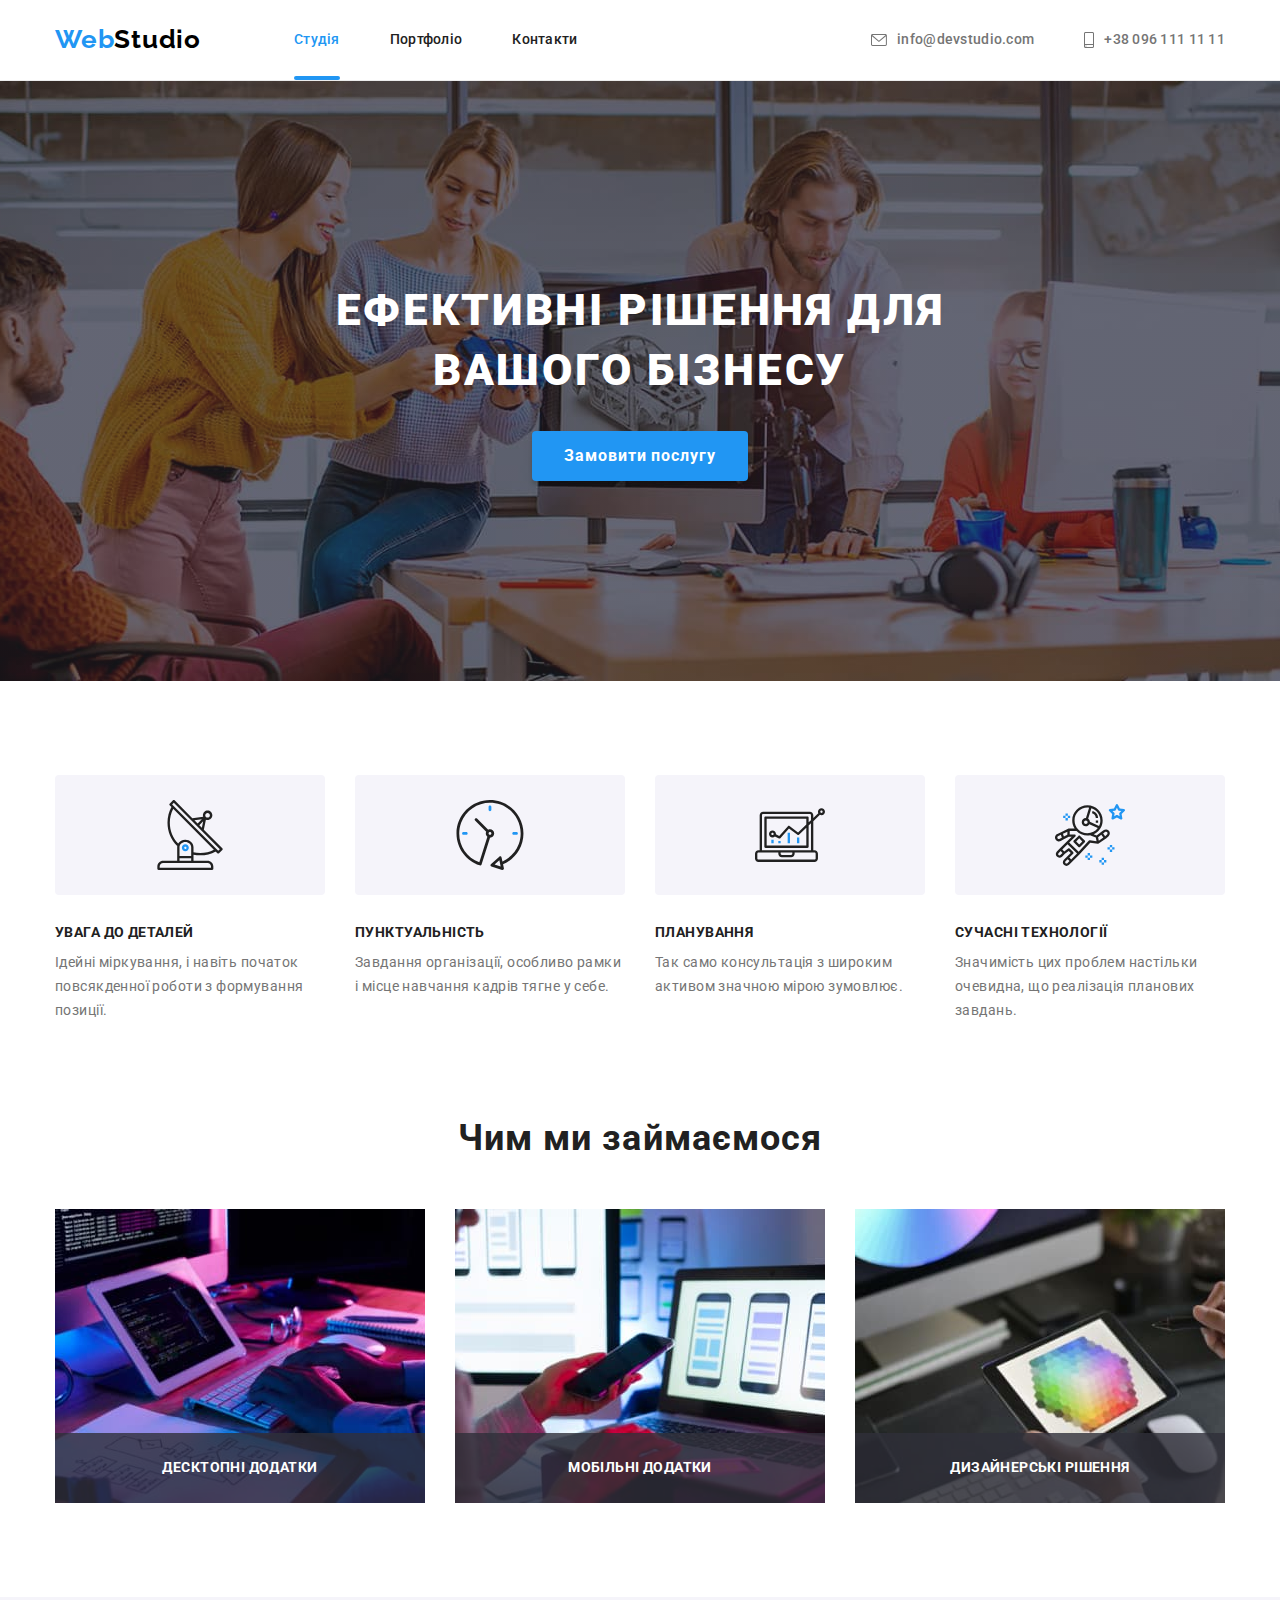
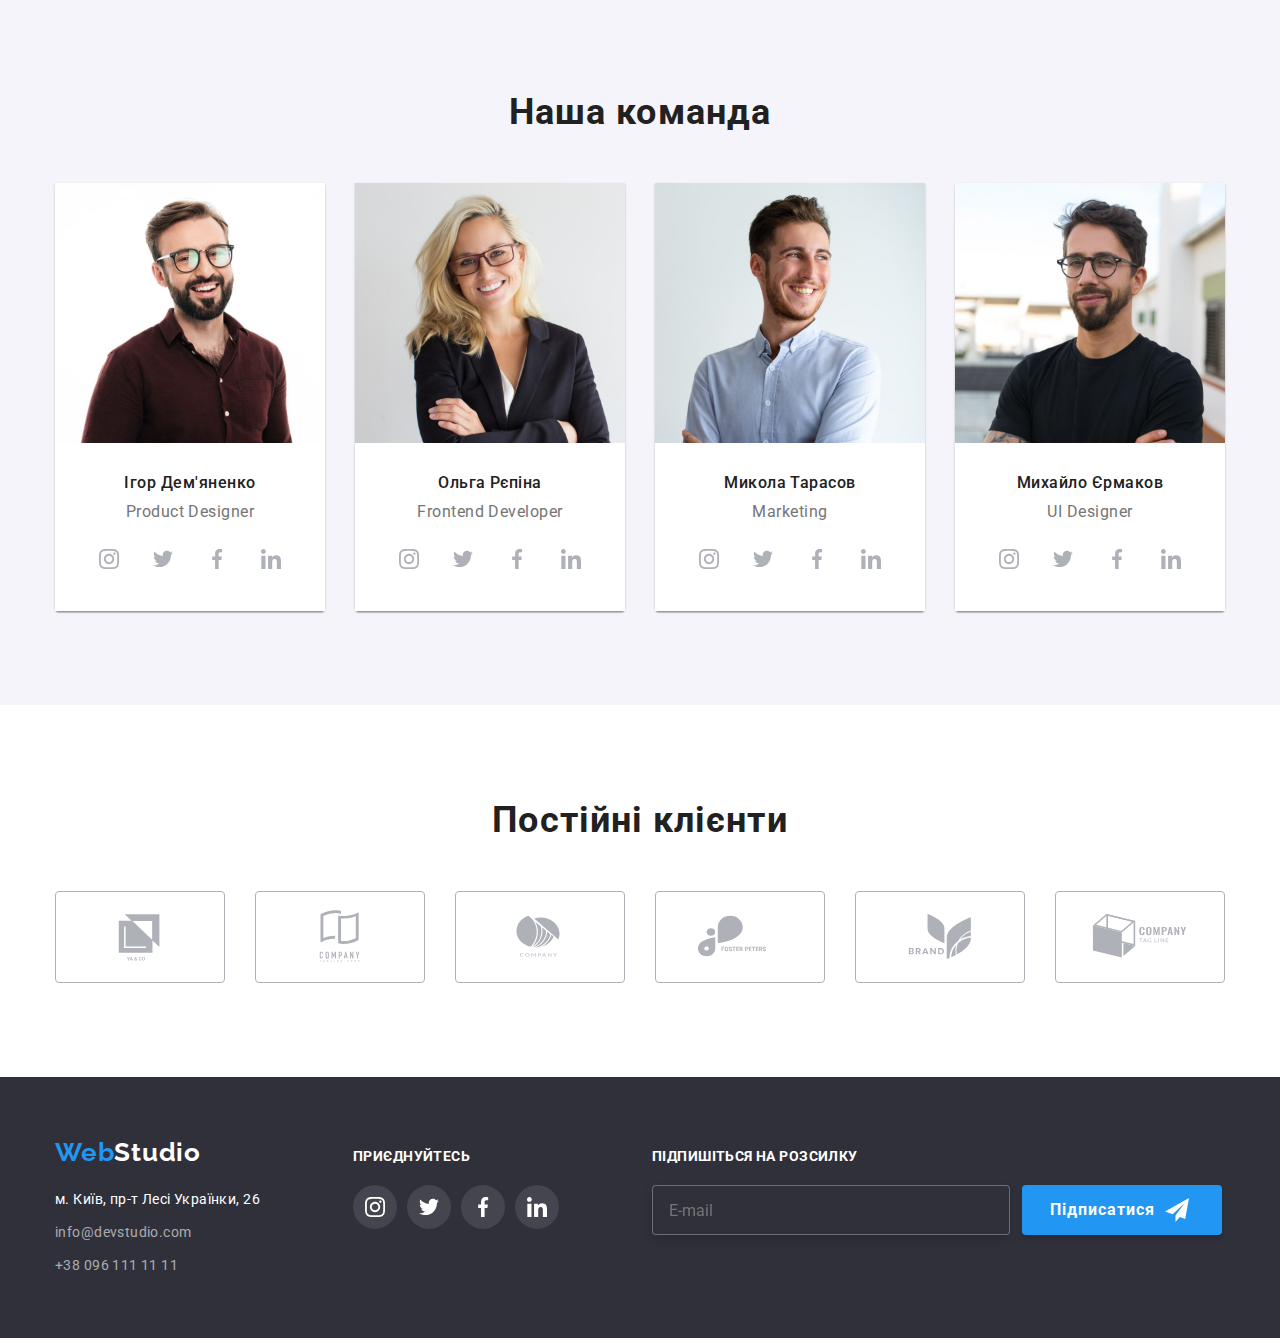
<file: index.html>
<!DOCTYPE html>
<html lang="uk">
  <head>
    <meta charset="UTF-8" />
    <meta http-equiv="X-UA-Compatible" content="IE=edge" />
    <meta name="viewport" content="width=device-width, initial-scale=1.0" />
    <title>Document</title>
    <link rel="preconnect" href="https://fonts.googleapis.com" />
    <link rel="preconnect" href="https://fonts.gstatic.com" crossorigin />
    <link
      href="https://fonts.googleapis.com/css2?family=Raleway:wght@700&family=Roboto:wght@400;500;700;900&display=swap"
      rel="stylesheet"
    />
    <link
      rel="stylesheet"
      href="https://cdnjs.cloudflare.com/ajax/libs/modern-normalize/1.0.0/modern-normalize.min.css"
    />
    <link rel="stylesheet" href="./css/main.min.css" />
  </head>

  <body>
    <!--===== Верхня лінія ===== -->
    <header class="header">
      <div class="container header__container">
        <nav class="header__nav">
          <a href="./index.html" class="logo header__logo" lang="en"
            ><span class="logo__blue">Web</span>Studio</a
          >

          <ul class="menu-nav">
            <li class="menu-nav__item">
              <a href="./index.html" class="link menu-nav__link current">Студія</a>
            </li>
            <li class="menu-nav__item">
              <a href="./portfolio.html" class="link menu-nav__link">Портфоліо</a>
            </li>
            <li class="menu-nav__item">
              <a href="./" class="link menu-nav__link">Контакти</a>
            </li>
          </ul>
        </nav>
        <ul class="contacts">
          <li class="contacts__item">
            <a href="mailto:info@devstudio.com" class="link contacts__link">
              <svg class="contacts__icon" width="16px" height="12px">
                <use href="./images/icons.svg#envelope"></use>
              </svg>
              info@devstudio.com</a
            >
          </li>
          <li class="contacts__item">
            <a href="tel:+380961111111" class="link contacts__link">
              <svg class="contacts__icon" width="10px" height="16px">
                <use href="./images/icons.svg#smartphone"></use></svg
              >+38 096 111 11 11</a
            >
          </li>
        </ul>
      </div>
    </header>

    <main>
      <!-- Герой -->
      <section class="section hero">
        <div class="container hero__container">
          <h1 class="hero__title">Ефективні рішення для вашого бізнесу</h1>
          <button class="main-button" type="button" data-modal-open>Замовити послугу</button>
        </div>
      </section>
      <!--===== Особливості ====== -->
      <section class="section features">
        <div class="container">
          <h2 class="visually-hidden">Особливості</h2>
          <ul class="features__list">
            <li class="features__item">
              <div class="features__icon-container">
                <svg class="features__icon" width="70px" height="70px">
                  <use href="./images/icons.svg#antenna"></use>
                </svg>
              </div>
              <h3 class="features__title">УВАГА ДО ДЕТАЛЕЙ</h3>
              <p class="features__post">
                Ідейні міркування, і навіть початок повсякденної роботи з формування позиції.
              </p>
            </li>

            <li class="features__item">
              <div class="features__icon-container">
                <svg class="features__icon" width="70" height="70">
                  <use href="./images/icons.svg#clock"></use>
                </svg>
              </div>
              <h3 class="features__title">ПУНКТУАЛЬНІСТЬ</h3>
              <p class="features__post">
                Завдання організації, особливо рамки і місце навчання кадрів тягне у себе.
              </p>
            </li>

            <li class="features__item">
              <div class="features__icon-container">
                <svg class="features__icon" width="70" height="70">
                  <use href="./images/icons.svg#diagram"></use>
                </svg>
              </div>
              <h3 class="features__title">ПЛАНУВАННЯ</h3>
              <p class="features__post">
                Так само консультація з широким активом значною мірою зумовлює.
              </p>
            </li>

            <li class="features__item">
              <div class="features__icon-container">
                <svg class="features__icon" width="70" height="70">
                  <use href="./images/icons.svg#astronaut"></use>
                </svg>
              </div>
              <h3 class="features__title">СУЧАСНІ ТЕХНОЛОГІЇ</h3>
              <p class="features__post">
                Значимість цих проблем настільки очевидна, що реалізація планових завдань.
              </p>
            </li>
          </ul>
        </div>
      </section>

      <!-- Чим ми займаємося -->

      <section class="section works">
        <div class="container">
          <h2 class="main-title">Чим ми займаємося</h2>
          <ul class="works__list">
            <li class="works__item">
              <img
                src="./images/img1.jpg"
                alt="зображення рук програміста крупним планом, який працює на робочому столі в офісі"
                width="370"
                height="294"
              />
              <div class="works__label">
                <p class="works__text">Десктопні додатки</p>
              </div>
            </li>
            <li class="works__item">
              <img
                src="./images/img2.jpg"
                alt="дизайнер веб-інтерфейсу розробляє програми для смартфонів"
                width="370"
                height="294"
              />
              <div class="works__label">
                <p class="works__text">Мобільні додатки</p>
              </div>
            </li>
            <li class="works__item">
              <img
                src="./images/img3.jpg"
                alt="веб-дизайнер на робочому графічнимому планшеті обирає колір"
                width="370"
                height="294"
              />
              <div class="works__label">
                <p class="works__text">Дизайнерські рішення</p>
              </div>
            </li>
          </ul>
        </div>
      </section>

      <!-- Наша команда -->
      <section class="section team">
        <div class="container">
          <h2 class="main-title">Наша команда</h2>
          <ul class="team__list">
            <li class="team__item">
              <img
                class="team__img"
                src="./images/img4.jpg"
                alt="Фото Ігора Дем'яненка"
                width="270"
                height="260"
              />
              <div class="team__container-info">
                <h3 class="team__title">Ігор Дем'яненко</h3>
                <p class="team__post" lang="en">Product Designer</p>
                <ul class="social__list">
                  <li class="social__item">
                    <a class="social__link" href="#">
                      <svg class="social__icon" width="20" height="20">
                        <use href="./images/icons.svg#instagram"></use>
                      </svg>
                    </a>
                  </li>
                  <li class="social__item">
                    <a class="social__link" href="#">
                      <svg class="social__icon" width="20" height="20">
                        <use href="./images/icons.svg#twitter"></use>
                      </svg>
                    </a>
                  </li>
                  <li class="social__item">
                    <a class="social__link" href="#">
                      <svg class="social__icon" width="20" height="20">
                        <use href="./images/icons.svg#facebook"></use>
                      </svg>
                    </a>
                  </li>
                  <li class="social__item">
                    <a class="social__link" href="#">
                      <svg class="social__icon" width="20" height="20">
                        <use href="./images/icons.svg#linkedin"></use>
                      </svg>
                    </a>
                  </li>
                </ul>
              </div>
            </li>

            <li class="team__item">
              <img
                class="team__img"
                src="./images/img5.jpg"
                alt="Фото Ольги Рєпіної"
                width="270"
                height="260"
              />
              <div class="team__container-info">
                <h3 class="team__title">Ольга Рєпіна</h3>
                <p class="team__post" lang="en">Frontend Developer</p>
                <ul class="social__list">
                  <li class="social__item">
                    <a class="social__link" href="#">
                      <svg class="social__icon" width="20" height="20">
                        <use href="./images/icons.svg#instagram"></use>
                      </svg>
                    </a>
                  </li>
                  <li class="social__item">
                    <a class="social__link" href="#">
                      <svg class="social__icon" width="20" height="20">
                        <use href="./images/icons.svg#twitter"></use>
                      </svg>
                    </a>
                  </li>
                  <li class="social__item">
                    <a class="social__link" href="#">
                      <svg class="social__icon" width="20" height="20">
                        <use href="./images/icons.svg#facebook"></use>
                      </svg>
                    </a>
                  </li>
                  <li class="social__item">
                    <a class="social__link" href="#">
                      <svg class="social__icon" width="20" height="20">
                        <use href="./images/icons.svg#linkedin"></use>
                      </svg>
                    </a>
                  </li>
                </ul>
              </div>
            </li>

            <li class="team__item">
              <img
                class="team__img"
                src="./images/img6.jpg"
                alt="Фото Миколи Тарасова"
                width="270"
                height="260"
              />
              <div class="team__container-info">
                <h3 class="team__title">Микола Тарасов</h3>
                <p class="team__post" lang="en">Marketing</p>
                <ul class="social__list">
                  <li class="social__item">
                    <a class="social__link" href="#">
                      <svg class="social__icon" width="20" height="20">
                        <use href="./images/icons.svg#instagram"></use>
                      </svg>
                    </a>
                  </li>
                  <li class="social__item">
                    <a class="social__link" href="#">
                      <svg class="social__icon" width="20" height="20">
                        <use href="./images/icons.svg#twitter"></use>
                      </svg>
                    </a>
                  </li>
                  <li class="social__item">
                    <a class="social__link" href="#">
                      <svg class="social__icon" width="20" height="20">
                        <use href="./images/icons.svg#facebook"></use>
                      </svg>
                    </a>
                  </li>
                  <li class="social__item">
                    <a class="social__link" href="#">
                      <svg class="social__icon" width="20" height="20">
                        <use href="./images/icons.svg#linkedin"></use>
                      </svg>
                    </a>
                  </li>
                </ul>
              </div>
            </li>

            <li class="team__item">
              <img
                class="team__img"
                src="./images/img7.jpg"
                alt="Фото Михайла Єрмакова"
                width="270"
                height="260"
              />
              <div class="team__container-info">
                <h3 class="team__title">Михайло Єрмаков</h3>
                <p class="team__post" lang="en">UI Designer</p>
                <ul class="social__list">
                  <li class="social__item">
                    <a class="social__link" href="#">
                      <svg class="social__icon" width="20" height="20">
                        <use href="./images/icons.svg#instagram"></use>
                      </svg>
                    </a>
                  </li>
                  <li class="social__item">
                    <a class="social__link" href="#">
                      <svg class="social__icon" width="20" height="20">
                        <use href="./images/icons.svg#twitter"></use>
                      </svg>
                    </a>
                  </li>
                  <li class="social__item">
                    <a class="social__link" href="#">
                      <svg class="social__icon" width="20" height="20">
                        <use href="./images/icons.svg#facebook"></use>
                      </svg>
                    </a>
                  </li>
                  <li class="social__item">
                    <a class="social__link" href="#">
                      <svg class="social__icon" width="20" height="20">
                        <use href="./images/icons.svg#linkedin"></use>
                      </svg>
                    </a>
                  </li>
                </ul>
              </div>
            </li>
          </ul>
        </div>
      </section>
      <!-- === Клієнти === -->
      <section class="section clients">
        <div class="container">
          <h2 class="main-title">Постійні клієнти</h2>
          <ul class="clients__list">
            <li class="clients__item">
              <a class="clients__link" href="#"
                ><svg class="clients__icon" width="106" height="60">
                  <use href="./images/icons.svg#clients-1"></use>
                </svg>
              </a>
            </li>
            <li class="clients__item">
              <a class="clients__link" href="#"
                ><svg class="clients__icon" width="106" height="60">
                  <use href="./images/icons.svg#clients-2"></use></svg
              ></a>
            </li>
            <li class="clients__item">
              <a class="clients__link" href="#"
                ><svg class="clients__icon" width="106" height="60">
                  <use href="./images/icons.svg#clients-3"></use></svg
              ></a>
            </li>
            <li class="clients__item">
              <a class="clients__link" href="#"
                ><svg class="clients__icon" width="106" height="60">
                  <use href="./images/icons.svg#clients-4"></use></svg
              ></a>
            </li>
            <li class="clients__item">
              <a class="clients__link" href="#"
                ><svg class="clients__icon" width="106" height="60">
                  <use href="./images/icons.svg#clients-5"></use></svg
              ></a>
            </li>
            <li class="clients__item">
              <a class="clients__link" href="#"
                ><svg class="clients__icon" width="106" height="60">
                  <use href="./images/icons.svg#clients-6"></use></svg
              ></a>
            </li>
          </ul>
        </div>
      </section>
    </main>

    <!-- Футер -->
    <footer class="footer">
      <div class="container footer__container">
        <div class="footer__address-container">
          <a href="./index.html" class="logo" lang="en"
            ><span class="logo__blue">Web</span>Studio</a
          >
          <address class="address">
            <ul class="address__list">
              <li class="address__item">
                <a
                  href="https://goo.gl/maps/6CgAFwVwDC26auBPA"
                  target="_blank"
                  class="link address__link-map"
                  rel="noopener noreferrer"
                  >м. Київ, пр-т Лесі Українки, 26</a
                >
              </li>
              <li class="address__item">
                <a href="mailto:info@devstudio.com" class="link address__link"
                  >info@devstudio.com</a
                >
              </li>
              <li class="address__item">
                <a href="tel:+380961111111" class="link address__link">+38 096 111 11 11</a>
              </li>
            </ul>
          </address>
        </div>
        <div class="footer__social-container">
          <h3 class="footer__title">Приєднуйтесь</h3>
          <ul class="social__list">
            <li class="social__item">
              <a class="social__link" href="#">
                <svg class="social__icon" width="20" height="20">
                  <use href="./images/icons.svg#instagram"></use>
                </svg>
              </a>
            </li>
            <li class="social__item">
              <a class="social__link" href="#">
                <svg class="social__icon" width="20" height="20">
                  <use href="./images/icons.svg#twitter"></use>
                </svg>
              </a>
            </li>
            <li class="social__item">
              <a class="social__link" href="#">
                <svg class="social__icon" width="20" height="20">
                  <use href="./images/icons.svg#facebook"></use>
                </svg>
              </a>
            </li>
            <li class="social__item">
              <a class="social__link" href="#">
                <svg class="social__icon" width="20" height="20">
                  <use href="./images/icons.svg#linkedin"></use>
                </svg>
              </a>
            </li>
          </ul>
        </div>

        <div class="subscribe">
          <h3 class="footer__title">Підпишіться на розсилку</h3>
          <form class="subscribe__input-form" name="signup_form">
            <input
              class="subscribe__email-input"
              type="email"
              name="email"
              placeholder="E-mail"
              required
            />

            <button class="main-button" type="submit">
              Підписатися<svg class="main-button__icon" width="24" height="24">
                <use href="./images/icons.svg#send"></use>
              </svg>
            </button>
          </form>
        </div>
      </div>
    </footer>

    <!-- ===== backdrop ===== -->
    <div class="backdrop is-hidden" data-modal>
      <div class="modal">
        <button type="button" class="modal-close-button" data-modal-close>
          <svg class="modal-close-button__icon" width="18" height="18">
            <use href="./images/icons.svg#close"></use>
          </svg>
        </button>
        <p class="modal__title">Залиште свої дані, ми вам передзвонимо</p>

        <form class="modal-form">
          <div class="modal-form__input-container">
            <label class="modal-form__label" for="name">Ім'я</label>
            <input class="modal-form__input" id="name" type="text" name="user_name" autofocus />
            <svg class="modal-form__input-svg" width="18" height="18">
              <use href="./images/icons.svg#person-black"></use>
            </svg>
          </div>

          <div class="modal-form__input-container">
            <label class="modal-form__label" for="phone">Телефон</label>
            <input
              class="modal-form__input"
              id="phone"
              type="tel"
              name="user_phone"
              pattern="[0-9]{3}-[0-9]{3}-[0-9]{2}-[0-9]{2}"
              title="xxx-xxx-xx-xx"
            />
            <svg class="modal-form__input-svg" width="18" height="18">
              <use href="./images/icons.svg#phone-black"></use>
            </svg>
          </div>

          <div class="modal-form__input-container">
            <label class="modal-form__label" for="email">Пошта</label>
            <input class="modal-form__input" id="email" type="email" name="user_email" />
            <svg class="modal-form__input-svg" width="18" height="18">
              <use href="./images/icons.svg#email-black"></use>
            </svg>
          </div>

          <label class="modal-form__label" for="feedback">Коментар</label>
          <textarea
            class="modal-form__textarea"
            id="feedback"
            name="user_feedback"
            placeholder="Введіть текст"
          ></textarea>

          <label class="modal-form__checkbox-wrapper">
            <input
              class="modal-form__input-checkbox visually-hidden"
              type="checkbox"
              name="user_policy"
              required
            />
            <svg class="modal-form__checkbox-svg" width="18" height="18">
              <use class="checkbox-svg-icon" href="./images/icons.svg#vector"></use>
            </svg>
            Погоджуюся з розсилкою та приймаю<a
              class="modal-form__checkbox-link"
              href="#"
              target="_blank"
              rel="noopener noreferrer"
              >Умови договору</a
            >
          </label>

          <button class="main-button" type="submit">Відправити</button>
        </form>
      </div>
    </div>
    <script src="./js/modal.js"></script>
  </body>
</html>
</file>
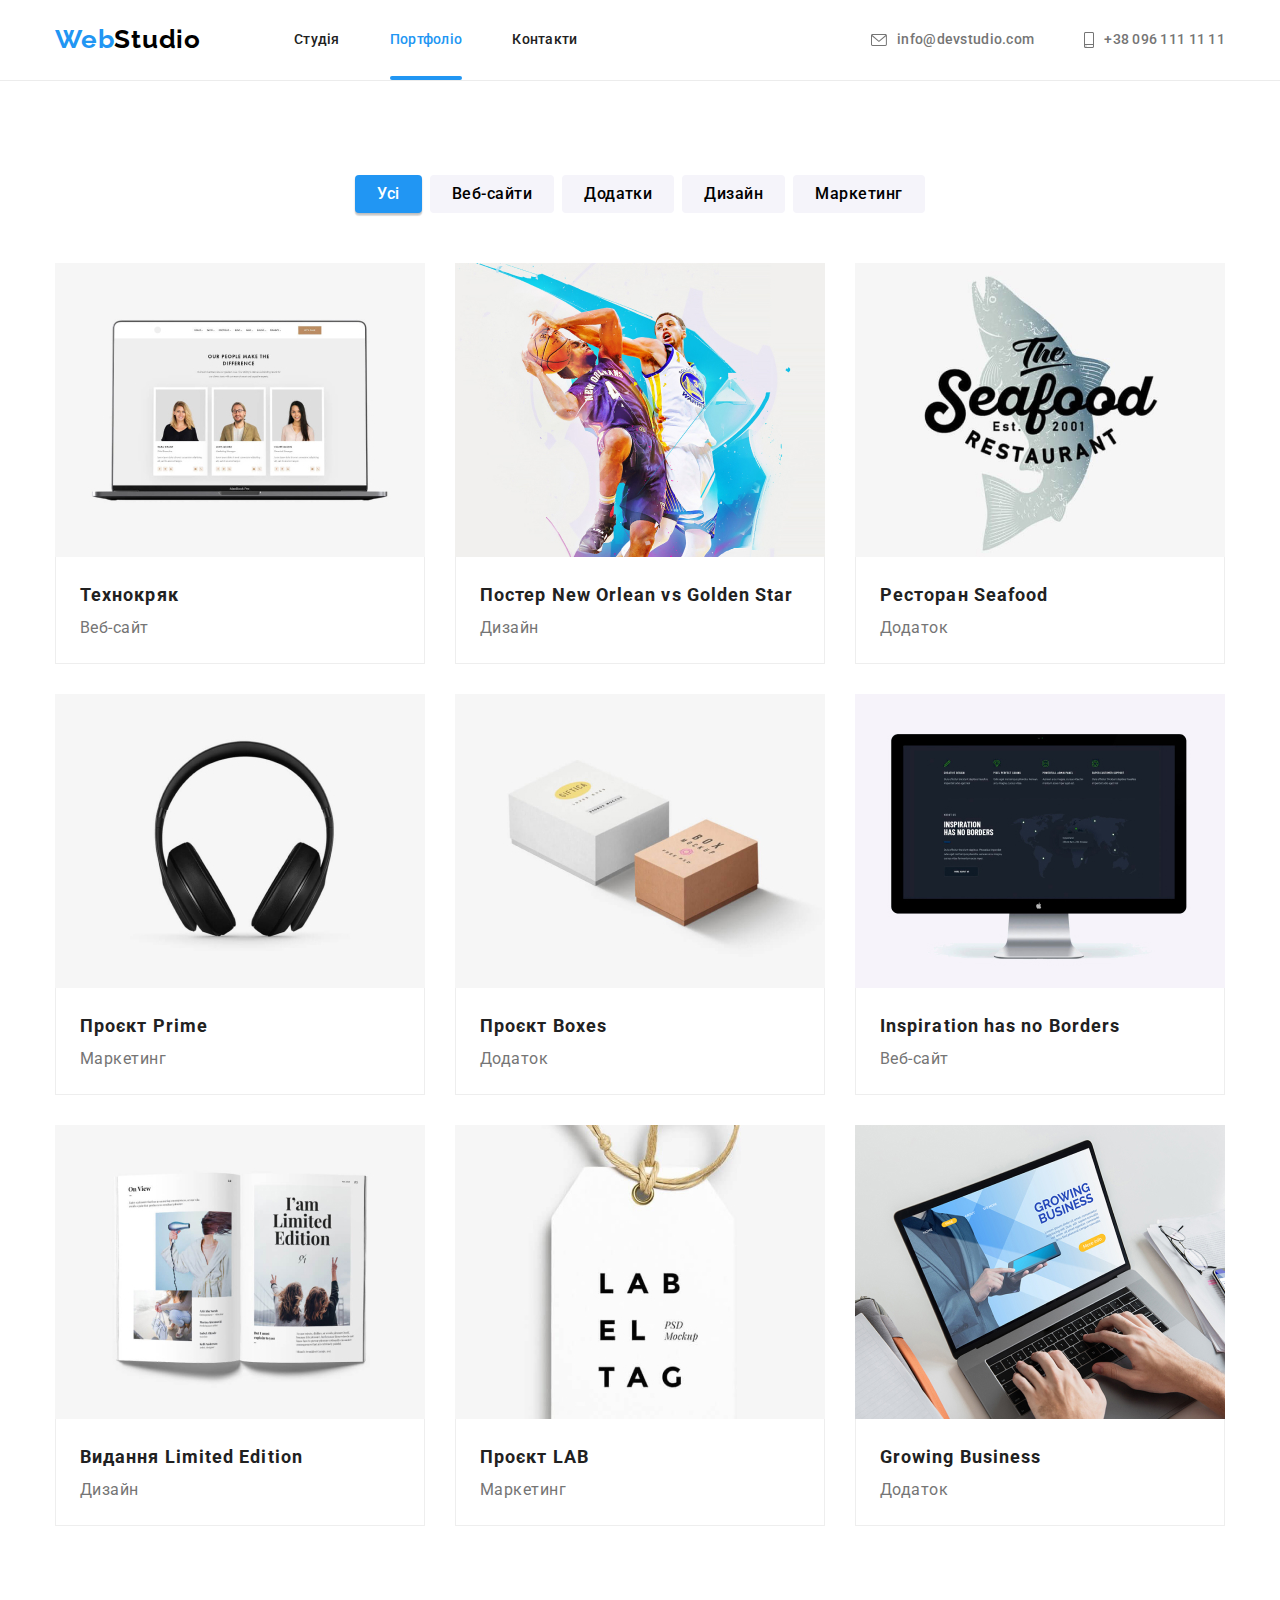
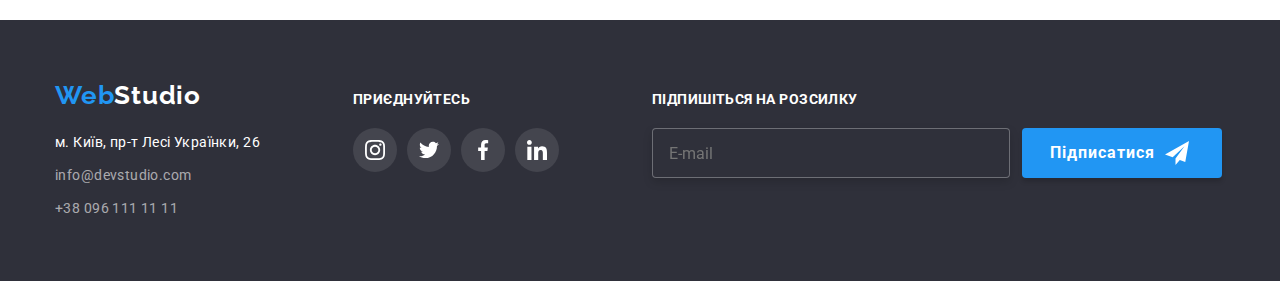
<file: portfolio.html>
<!DOCTYPE html>
<html lang="uk">
  <head>
    <meta charset="UTF-8" />
    <meta http-equiv="X-UA-Compatible" content="IE=edge" />
    <meta name="viewport" content="width=device-width, initial-scale=1.0" />
    <title>Document</title>
    <link rel="preconnect" href="https://fonts.googleapis.com" />
    <link rel="preconnect" href="https://fonts.gstatic.com" crossorigin />
    <link
      href="https://fonts.googleapis.com/css2?family=Raleway:wght@700&family=Roboto:wght@400;500;700;900&display=swap"
      rel="stylesheet"
    />
    <link
      rel="stylesheet"
      href="https://cdnjs.cloudflare.com/ajax/libs/modern-normalize/1.0.0/modern-normalize.min.css"
    />
    <link rel="stylesheet" href="./css/main.min.css" />
  </head>

  <body>
    <!-- Верхня лінія -->
    <header class="header">
      <div class="container header__container">
        <nav class="header__nav">
          <a href="./index.html" class="logo header__logo" lang="en"
            ><span class="logo__blue">Web</span>Studio</a
          >

          <ul class="menu-nav">
            <li class="menu-nav__item">
              <a href="./index.html" class="link menu-nav__link">Студія</a>
            </li>
            <li class="menu-nav__item">
              <a href="./portfolio.html" class="link menu-nav__link current">Портфоліо</a>
            </li>
            <li class="menu-nav__item">
              <a href="./" class="link menu-nav__link">Контакти</a>
            </li>
          </ul>
        </nav>
        <ul class="contacts">
          <li class="contacts__item">
            <a href="mailto:info@devstudio.com" class="link contacts__link">
              <svg class="contacts__icon" width="16px" height="12px">
                <use href="./images/icons.svg#envelope"></use>
              </svg>
              info@devstudio.com</a
            >
          </li>
          <li class="contacts__item">
            <a href="tel:+380961111111" class="link contacts__link">
              <svg class="contacts__icon" width="10px" height="16px">
                <use href="./images/icons.svg#smartphone"></use></svg
              >+38 096 111 11 11</a
            >
          </li>
        </ul>
      </div>
    </header>

    <!-- Портфоліо -->
    <main>
      <h1 class="visually-hidden">Портфоліо</h1>
      <!-- Фільтри -->
      <section class="section projects">
        <div class="container projects__container">
          <h2 class="visually-hidden">Проєкти</h2>
          <ul class="filters__list">
            <li class="filters__item">
              <button class="filters__button filters__button-blue" type="button">Усі</button>
            </li>
            <li class="filters__item">
              <button class="filters__button" type="button">Веб-сайти</button>
            </li>
            <li class="filters__item">
              <button class="filters__button" type="button">Додатки</button>
            </li>
            <li class="filters__item">
              <button class="filters__button" type="button">Дизайн</button>
            </li>
            <li class="filters__item">
              <button class="filters__button" type="button">Маркетинг</button>
            </li>
          </ul>
          <!-- Проєкти -->
          <ul class="projects__list">
            <li class="projects__item">
              <a class="projects__link" href="#">
                <img
                  class="projects__img"
                  src="./images/portfolio/project1.jpg"
                  alt="ноутбук з веб-сатом на моніторі"
                  width="370"
                  height="294"
                />
                <div class="projects__label">
                  <p class="projects__text">
                    Ресурс пропонує комплексні пропозиції з різним рівнем функціоналу та сервісів.
                    Все це дозволить відвідувачу отримати вичерпні відомості про компанію чи
                    приватну особу.
                  </p>
                </div>
                <div class="projects__info">
                  <h3 class="projects__title">Технокряк</h3>
                  <p class="projects__post">Веб-сайт</p>
                </div>
              </a>
            </li>

            <li class="projects__item">
              <a class="projects__link" href="#">
                <img
                  class="projects__img"
                  src="./images/portfolio/project2.jpg"
                  alt="постер бескетболістів, які боряться за м'яч"
                  width="370"
                  height="294"
                />
                <div class="projects__label">
                  <p class="projects__text">
                    Ресурс пропонує комплексні пропозиції з різним рівнем функціоналу та сервісів.
                    Все це дозволить відвідувачу отримати вичерпні відомості про компанію чи
                    приватну особу.
                  </p>
                </div>
                <div class="projects__info">
                  <h3 class="projects__title">
                    Постер <span lang="en">New Orlean vs Golden Star</span>
                  </h3>
                  <p class="projects__post">Дизайн</p>
                </div>
              </a>
            </li>

            <li class="projects__item">
              <a class="projects__link" href="#">
                <img
                  class="projects__img"
                  src="./images/portfolio/project3.jpg"
                  alt="логотип ресторану"
                  width="370"
                  height="294"
                />
                <div class="projects__label">
                  <p class="projects__text">
                    Ресурс пропонує комплексні пропозиції з різним рівнем функціоналу та сервісів.
                    Все це дозволить відвідувачу отримати вичерпні відомості про компанію чи
                    приватну особу.
                  </p>
                </div>
                <div class="projects__info">
                  <h3 class="projects__title">Ресторан <span lang="en">Seafood</span></h3>
                  <p class="projects__post">Додаток</p>
                </div>
              </a>
            </li>

            <li class="projects__item">
              <a class="projects__link" href="#">
                <img
                  class="projects__img"
                  src="./images/portfolio/project4.jpg"
                  alt="бездротові навушники чорного кольору"
                  width="370"
                  height="294"
                />
                <div class="projects__label">
                  <p class="projects__text">
                    Ресурс пропонує комплексні пропозиції з різним рівнем функціоналу та сервісів.
                    Все це дозволить відвідувачу отримати вичерпні відомості про компанію чи
                    приватну особу.
                  </p>
                </div>
                <div class="projects__info">
                  <h3 class="projects__title">Проєкт <span lang="en">Prime</span></h3>
                  <p class="projects__post">Маркетинг</p>
                </div>
              </a>
            </li>

            <li class="projects__item">
              <a class="projects__link" href="#">
                <img
                  class="projects__img"
                  src="./images/portfolio/project5.jpg"
                  alt="біла та коричнева коричнева коробки різного розміру"
                  width="370"
                  height="294"
                />
                <div class="projects__label">
                  <p class="projects__ext">
                    Ресурс пропонує комплексні пропозиції з різним рівнем функціоналу та сервісів.
                    Все це дозволить відвідувачу отримати вичерпні відомості про компанію чи
                    приватну особу.
                  </p>
                </div>
                <div class="projects__info">
                  <h3 class="projects__title">Проєкт <span lang="en">Boxes</span></h3>
                  <p class="projects__post">Додаток</p>
                </div>
              </a>
            </li>

            <li class="projects__item">
              <a class="projects__link" href="#">
                <img
                  class="projects__img"
                  src="./images/portfolio/project6.jpg"
                  alt="веб-сайт чорного кольору зображений на моніторі"
                  width="370"
                  height="294"
                />
                <div class="projects__label">
                  <p class="projects__text">
                    Ресурс пропонує комплексні пропозиції з різним рівнем функціоналу та сервісів.
                    Все це дозволить відвідувачу отримати вичерпні відомості про компанію чи
                    приватну особу.
                  </p>
                </div>
                <div class="projects__info">
                  <h3 class="projects__title"><span lang="en">Inspiration has no Borders</span></h3>
                  <p class="projects__post">Веб-сайт</p>
                </div>
              </a>
            </li>

            <li class="projects__item">
              <a class="projects__link" href="#">
                <img
                  class="projects__img"
                  src="./images/portfolio/project7.jpg"
                  alt="буклет з фотографіями"
                  width="370"
                  height="294"
                />
                <div class="projects__label">
                  <p class="projects__text">
                    Ресурс пропонує комплексні пропозиції з різним рівнем функціоналу та сервісів.
                    Все це дозволить відвідувачу отримати вичерпні відомості про компанію чи
                    приватну особу.
                  </p>
                </div>
                <div class="projects__info">
                  <h3 class="projects__title">Видання <span lang="en">Limited Edition</span></h3>
                  <p class="projects__post">Дизайн</p>
                </div>
              </a>
            </li>

            <li class="projects__item">
              <a class="projects__link" href="#">
                <img
                  class="projects__img"
                  src="./images/portfolio/project8.jpg"
                  alt="бірка білого кольору з чорними літерами"
                  width="370"
                  height="294"
                />
                <div class="projects__label">
                  <p class="projects__text">
                    Ресурс пропонує комплексні пропозиції з різним рівнем функціоналу та сервісів.
                    Все це дозволить відвідувачу отримати вичерпні відомості про компанію чи
                    приватну особу.
                  </p>
                </div>
                <div class="projects__info">
                  <h3 class="projects__title">Проєкт <span lang="en">LAB</span></h3>
                  <p class="projects__post">Маркетинг</p>
                </div>
              </a>
            </li>

            <li class="projects__item">
              <a class="projects__link" href="#">
                <img
                  class="projects__img"
                  src="./images/portfolio/project9.jpg"
                  alt="зображення рук людини крупним планом, що працює за ноутбуком"
                  width="370"
                  height="294"
                />
                <div class="projects__label">
                  <p class="projects__text">
                    Ресурс пропонує комплексні пропозиції з різним рівнем функціоналу та сервісів.
                    Все це дозволить відвідувачу отримати вичерпні відомості про компанію чи
                    приватну особу.
                  </p>
                </div>
                <div class="projects__info">
                  <h3 class="projects__title"><span lang="en">Growing Business</span></h3>
                  <p class="projects__post">Додаток</p>
                </div>
              </a>
            </li>
          </ul>
        </div>
      </section>
    </main>

    <!-- Футер -->
    <footer class="footer">
      <div class="container footer__container">
        <div class="footer__address-container">
          <a href="./index.html" class="logo" lang="en"
            ><span class="logo__blue">Web</span>Studio</a
          >
          <address class="address">
            <ul class="address__list">
              <li class="address__item">
                <a
                  href="https://goo.gl/maps/6CgAFwVwDC26auBPA"
                  target="_blank"
                  class="link address__link-map"
                  rel="noopener noreferrer"
                  >м. Київ, пр-т Лесі Українки, 26</a
                >
              </li>
              <li class="address__item">
                <a href="mailto:info@devstudio.com" class="link address__link"
                  >info@devstudio.com</a
                >
              </li>
              <li class="address__item">
                <a href="tel:+380961111111" class="link address__link">+38 096 111 11 11</a>
              </li>
            </ul>
          </address>
        </div>
        <div class="footer__social-container">
          <h3 class="footer__title">Приєднуйтесь</h3>
          <ul class="social__list">
            <li class="social__item">
              <a class="social__link" href="#">
                <svg class="social__icon" width="20" height="20">
                  <use href="./images/icons.svg#instagram"></use>
                </svg>
              </a>
            </li>
            <li class="social__item">
              <a class="social__link" href="#">
                <svg class="social__icon" width="20" height="20">
                  <use href="./images/icons.svg#twitter"></use>
                </svg>
              </a>
            </li>
            <li class="social__item">
              <a class="social__link" href="#">
                <svg class="social__icon" width="20" height="20">
                  <use href="./images/icons.svg#facebook"></use>
                </svg>
              </a>
            </li>
            <li class="social__item">
              <a class="social__link" href="#">
                <svg class="social__icon" width="20" height="20">
                  <use href="./images/icons.svg#linkedin"></use>
                </svg>
              </a>
            </li>
          </ul>
        </div>

        <div class="subscribe">
          <h3 class="footer__title">Підпишіться на розсилку</h3>
          <form class="subscribe__input-form" name="signup_form">
            <input
              class="subscribe__email-input"
              type="email"
              name="email"
              placeholder="E-mail"
              required
            />

            <button class="main-button" type="submit">
              Підписатися<svg class="main-button__icon" width="24" height="24">
                <use href="./images/icons.svg#send"></use>
              </svg>
            </button>
          </form>
        </div>
      </div>
    </footer>
  </body>
</html>
</file>
<file: css/main.min.css>
:root{--primery-black-color: #212121;--primery-white-color: #ffffff;--secondary-text-color: #757575;--accent-blue-color: #2196f3;--accent-black-color: #000000;--secondary-black-color: #2f303a;--transparency-white-color: #ffffff99;--hover-blue-color: #188ce8;--header-line-color: #ececec;--secondary-white-color: #f5f4fa;--border-line-color: #eeeeee}.visually-hidden{position:absolute;width:1px;height:1px;margin:-1px;border:0;padding:0;white-space:nowrap;clip-path:inset(100%);clip:rect(0 0 0 0);overflow:hidden}h1,h2,h3,h4,p{margin-top:0;margin-bottom:0}ul,ol{margin-top:0;margin-bottom:0;padding-left:0}img{display:block}ul{list-style:none}body{background-color:var(--primery-white-color);color:var(--primery-black-color);font-family:"roboto",sans-serif}.link{text-decoration:none;transition:color 250ms;transition-timing-function:cubic-bezier(0.4, 0, 0.2, 1)}.link:hover,.link:focus{color:var(--accent-blue-color);text-decoration:none}.container{width:1200px;margin-left:auto;margin-right:auto;padding-left:15px;padding-right:15px}.section{padding-top:94px;padding-bottom:94px}.logo{color:var(--accent-black-color);font-family:"raleway",sans-serif;font-weight:700;font-size:26px;line-height:1.19;letter-spacing:.03em;text-decoration:none}.header__logo{padding-top:24px;padding-bottom:25px;margin-right:93px}.logo__blue{color:var(--accent-blue-color)}.footer .logo{color:var(--primery-white-color)}.main-title{margin-bottom:50px;font-size:36px;line-height:1.17;text-align:center;letter-spacing:.03em}.backdrop{position:fixed;width:1600px;height:1024px;left:0px;top:0px;width:100%;height:100%;z-index:100;background:rgba(0,0,0,.2);transition:opacity 250ms,visibility 250ms;transition-timing-function:cubic-bezier(0.4, 0, 0.2, 1)}.is-hidden{opacity:0;visibility:hidden;pointer-events:none}.modal-close-button{position:absolute;width:30px;height:30px;right:8px;top:8px;display:flex;align-items:center;justify-content:center;background:var(--primery-white-color);border:1px solid rgba(0,0,0,.1);border-radius:50%;cursor:pointer}.modal-close-button__icon{fill:var(--accent-black-color);transition:fill 250ms;transition-timing-function:cubic-bezier(0.4, 0, 0.2, 1)}.modal-close-button:focus .modal-close-button__icon{fill:var(--accent-blue-color)}.modal-close-button__icon:hover{fill:var(--accent-blue-color)}.modal-form{display:flex;flex-direction:column}.modal-form__input-container{position:relative;display:flex;flex-direction:column}.modal-form__label{margin-bottom:4px;font-size:12px;line-height:1.17;letter-spacing:.01em;color:var(--secondary-text-color)}.modal-form__input{width:448px;height:40px;margin-bottom:10px;padding-top:11px;padding-bottom:11px;padding-right:12px;padding-left:37px;border:1px solid rgba(33,33,33,.2);border-radius:4px;outline:rgba(0,0,0,0);transition:border-color 250ms;transition-timing-function:cubic-bezier(0.4, 0, 0.2, 1)}.modal-form__input:hover,.modal-form__input:focus{border-color:var(--accent-blue-color)}.modal-form__input-svg{position:absolute;top:29px;left:12px;fill:var(--primery-black-color);transition:fill 250ms;transition-timing-function:cubic-bezier(0.4, 0, 0.2, 1);pointer-events:none}.modal-form__input:hover+.modal-form__input-svg,.modal-form__input:focus+.modal-form__input-svg{fill:var(--accent-blue-color)}.modal-form__textarea{width:448px;height:120px;margin-bottom:20px;padding:12px 16px;resize:none;border:1px solid rgba(33,33,33,.2);border-radius:4px;outline:rgba(0,0,0,0);font-size:12px;line-height:1.17;letter-spacing:.01em;transition:border-color 250ms;transition-timing-function:cubic-bezier(0.4, 0, 0.2, 1)}.modal-form__textarea:hover,.modal-form__textarea:focus{border-color:var(--accent-blue-color)}.modal-form__textarea::placeholder{color:rgba(117,117,117,.5)}.modal-form__checkbox-wrapper{display:flex;align-items:center;justify-content:center;margin-bottom:30px;font-size:14px;line-height:1.71;letter-spacing:.03em;color:var(--secondary-text-color);cursor:pointer}.modal-form__checkbox-svg{margin-right:10px;fill:var(--primery-white-color);border:2px solid var(--primery-black-color);border-radius:4px;cursor:pointer;transition:background-color 250ms,border-color 250ms,fill 250ms;transition-timing-function:cubic-bezier(0.4, 0, 0.2, 1)}.modal-form__input-checkbox:checked+.modal-form__checkbox-svg{border-color:var(--accent-blue-color);background-color:var(--accent-blue-color)}.modal-form__input-checkbox:focus+.modal-form__checkbox-svg{border-color:var(--accent-blue-color)}.modal-form__checkbox-link{margin-left:5px;font-size:14px;line-height:1.71;letter-spacing:.03em;color:var(--accent-blue-color)}.modal{position:absolute;top:50%;left:50%;transform:translate(-50%, -50%);width:528px;height:581px;padding:40px 40px;background:#fff;box-shadow:0px 1px 3px rgba(0,0,0,.12),0px 1px 1px rgba(0,0,0,.14),0px 2px 1px rgba(0,0,0,.2);border-radius:4px}.modal__title{margin-bottom:12px;font-weight:700;font-size:20px;line-height:1.15;text-align:center;letter-spacing:.03em;color:var(--primery-black-color)}.main-button{width:200px;height:50px;margin:0 auto;font-weight:700;font-size:16px;line-height:1.88;letter-spacing:.06em;color:var(--primery-white-color);background-color:var(--accent-blue-color);box-shadow:0px 4px 4px rgba(0,0,0,.15);border-radius:4px;border:0;cursor:pointer;transition:background-color 250ms;transition-timing-function:cubic-bezier(0.4, 0, 0.2, 1)}.main-button:hover,.main-button:focus{background-color:var(--hover-blue-color)}.hero .main-button{width:216px;display:block;text-align:center}.modal .main-button{outline:rgba(0,0,0,0)}.footer .main-button{display:flex;align-items:center;text-align:center;padding:10px 28px}.main-button__icon{fill:var(--primery-white-color);margin-left:10px;height:100%}.social__list{display:flex;align-items:center;justify-content:center;gap:10px}.footer .social__link{background:rgba(255,255,255,.1)}.footer .social__icon{fill:var(--primery-white-color)}.social__link{display:flex;align-items:center;justify-content:center;width:44px;height:44px;border-radius:50%;outline:rgba(0,0,0,0);transition:background-color 250ms;transition-timing-function:cubic-bezier(0.4, 0, 0.2, 1)}.social__link:hover,.social__link:focus{background-color:var(--accent-blue-color)}.social__icon{fill:#afb1b8;transition:fill 250ms;transition-timing-function:cubic-bezier(0.4, 0, 0.2, 1)}.social__link:hover .social__icon,.social__link:focus .social__icon{fill:var(--primery-white-color)}.header{border-bottom:1px solid var(--header-line-color)}.header__container{display:flex;align-items:center;justify-content:space-between}.header__nav{display:flex}.menu-nav{display:flex;align-items:center}.menu-nav__item:not(:last-child){margin-right:50px}.menu-nav__link{display:block;padding-top:32px;padding-bottom:32px;color:var(--primery-black-color);font-weight:500;font-size:14px;line-height:1.14;letter-spacing:.02em}.current{position:relative;color:var(--accent-blue-color)}.current::after{content:"";position:absolute;bottom:0;display:block;width:100%;height:4px;background-color:var(--accent-blue-color);border-radius:2px}.contacts{display:flex;align-items:center}.contacts__link{display:flex;align-items:center;padding-top:32px;padding-bottom:32px;color:var(--secondary-text-color);font-weight:500;font-size:14px;line-height:1.14;letter-spacing:.02em}.contacts__icon{fill:currentColor;margin-right:10px}.contacts__item:not(:first-child){margin-left:50px}.hero{max-width:1600px;height:600px;margin-left:auto;margin-right:auto;padding-top:200px;padding-bottom:200px;background-image:linear-gradient(rgba(47, 48, 58, 0.4), rgba(47, 48, 58, 0.4)),url(../images/hero.jpg);background-color:#c4c4c4;background-repeat:no-repeat;background-position:center}.hero__title{width:696px;margin-left:auto;margin-right:auto;margin-bottom:30px;color:var(--primery-white-color);font-weight:900;font-size:44px;line-height:1.36;text-align:center;letter-spacing:.06em;text-transform:uppercase}.features{padding-bottom:94px}.features__list{display:flex}.features__item{width:270px}.features__item:not(:last-child){margin-right:30px}.features__icon-container{display:flex;align-items:center;justify-content:center;height:120px;margin-bottom:30px;background-color:var(--secondary-white-color);border-radius:4px}.features__title{margin-bottom:10px;font-size:14px;line-height:1.14;text-transform:uppercase;letter-spacing:.03em}.features__post{font-size:14px;line-height:1.71;letter-spacing:.03em;color:var(--secondary-text-color)}.works{padding-top:0}.works__list{display:flex}.works__item{position:relative}.works__item:not(:last-child){margin-right:30px}.works__label{position:absolute;bottom:0;display:flex;align-items:center;justify-content:center;width:370px;height:70px;z-index:1;background:rgba(47,48,58,.8)}.works__text{font-weight:700;font-size:14px;line-height:1.14;text-align:center;letter-spacing:.03em;text-transform:uppercase;color:#fff}.team{background-color:var(--secondary-white-color)}.team__list{display:flex;flex-wrap:wrap;gap:30px}.team__item{width:270px;box-shadow:0px 1px 3px rgba(0,0,0,.12),0px 1px 1px rgba(0,0,0,.14),0px 2px 1px rgba(0,0,0,.2);border-radius:0px 0px 4px 4px}.team__container-info{padding:30px;background-color:var(--primery-white-color)}.team__title{margin-bottom:10px;font-weight:500;font-size:16px;line-height:1.19;text-align:center;letter-spacing:.03em}.team__post{line-height:1.19;text-align:center;letter-spacing:.03em;margin-bottom:16px;color:var(--secondary-text-color)}.clients__list{display:flex;gap:30px}.clients__link{display:flex;align-items:center;justify-content:center;width:170px;height:92px;border:1px solid #afb1b8;border-radius:4px;outline:rgba(0,0,0,0);transition:border-color 250ms;transition-timing-function:cubic-bezier(0.4, 0, 0.2, 1)}.clients__link:hover,.clients__link:focus{border-color:var(--accent-blue-color)}.clients__icon{fill:#afb1b8;transition:fill 250ms;transition-timing-function:cubic-bezier(0.4, 0, 0.2, 1)}.clients__link:hover .clients__icon,.clients__link:focus .clients__icon{fill:var(--accent-blue-color)}.filters__list{margin-bottom:50px;display:flex;gap:8px}.filters__button{padding:6px 22px;border-radius:4px;border:0;background-color:var(--secondary-white-color);font-weight:500;font-size:16px;line-height:1.62;text-align:center;letter-spacing:.03em;cursor:pointer;transition:box-shadow 250ms,color 250ms,background-color 250ms;transition-timing-function:cubic-bezier(0.4, 0, 0.2, 1)}.filters__button:hover,.filters__button:focus{background-color:var(--accent-blue-color);color:var(--primery-white-color);box-shadow:0px 3px 1px rgba(0,0,0,.1),0px 1px 2px rgba(0,0,0,.08),0px 2px 2px rgba(0,0,0,.12)}.filters__button-blue{color:var(--primery-white-color);background-color:var(--accent-blue-color);box-shadow:0px 3px 1px rgba(0,0,0,.1),0px 1px 2px rgba(0,0,0,.08),0px 2px 2px rgba(0,0,0,.12)}.projects__container{display:flex;flex-direction:column;align-items:center}.projects__list{display:flex;flex-wrap:wrap;gap:30px}.projects__item{width:370px;background-color:var(--primery-white-color)}.projects__link{position:relative;overflow:hidden;display:flex;flex-direction:column;text-decoration:none;outline:rgba(0,0,0,0);transition:box-shadow 250ms;transition-timing-function:cubic-bezier(0.4, 0, 0.2, 1)}.projects__link:hover,.projects__link:focus{box-shadow:0px 1px 1px rgba(0,0,0,.12),0px 4px 4px rgba(0,0,0,.06),1px 4px 6px rgba(0,0,0,.16)}.projects__label{position:absolute;top:0;left:0;width:100%;height:100%;padding:63px 24px;transform:translateY(100%);transition:transform 250ms;transition-timing-function:cubic-bezier(0.4, 0, 0.2, 1);background:rgba(33,150,243,.9)}.projects__link:hover .projects__label,.projects__link:focus .projects__label{transform:translateY(0)}.projects__text{font-style:normal;font-weight:400;font-size:18px;line-height:1.56;letter-spacing:.03em;color:#fff}.projects__info{position:relative;overflow:hidden;display:flex;flex-direction:column;padding:20px 24px;background:var(--primery-white-color);border-bottom:1px solid var(--border-line-color);border-left:1px solid var(--border-line-color);border-right:1px solid var(--border-line-color)}.projects__title{font-size:18px;line-height:2;letter-spacing:.06em;color:var(--primery-black-color)}.projects__post{line-height:1.88;letter-spacing:.03em;color:var(--secondary-text-color)}.footer{padding-top:60px;padding-bottom:60px;background-color:var(--secondary-black-color)}.footer__container{display:flex;align-items:baseline;gap:93px}.address{margin-top:20px}.address__item:nth-child(2n){margin-top:9px;margin-bottom:9px}.address__link-map{color:var(--primery-white-color);font-size:14px;line-height:1.71;font-style:normal;letter-spacing:.03em}.address__link-map:hover,.address__link-map:focus{color:var(--accent-blue-color);transition:color 250ms;transition-timing-function:cubic-bezier(0.4, 0, 0.2, 1)}.address__link{color:var(--transparency-white-color);font-size:14px;line-height:1.71;font-style:normal;letter-spacing:.03em;transition:color 250ms;transition-timing-function:cubic-bezier(0.4, 0, 0.2, 1)}.address__link:hover,.address__link:focus{color:var(--accent-blue-color)}.footer__title{margin-bottom:20px;font-size:14px;line-height:1.14;letter-spacing:.03em;text-transform:uppercase;color:var(--primery-white-color)}.subscribe{width:570px;height:86px}.subscribe__input-form{display:flex}.subscribe__email-input{width:358px;height:50px;margin-right:12px;padding:15px 16px;color:rgba(255,255,255,.6);background-color:#2f303a;border:1px solid rgba(255,255,255,.3);filter:drop-shadow(0px 4px 4px rgba(0, 0, 0, 0.15));border-radius:4px;outline:rgba(0,0,0,0);transition:border-color 250ms;transition-timing-function:cubic-bezier(0.4, 0, 0.2, 1)}.subscribe__email-input:hover,.subscribe__email-input:focus{border-color:var(--accent-blue-color)}/*# sourceMappingURL=main.min.css.map */
</file>
